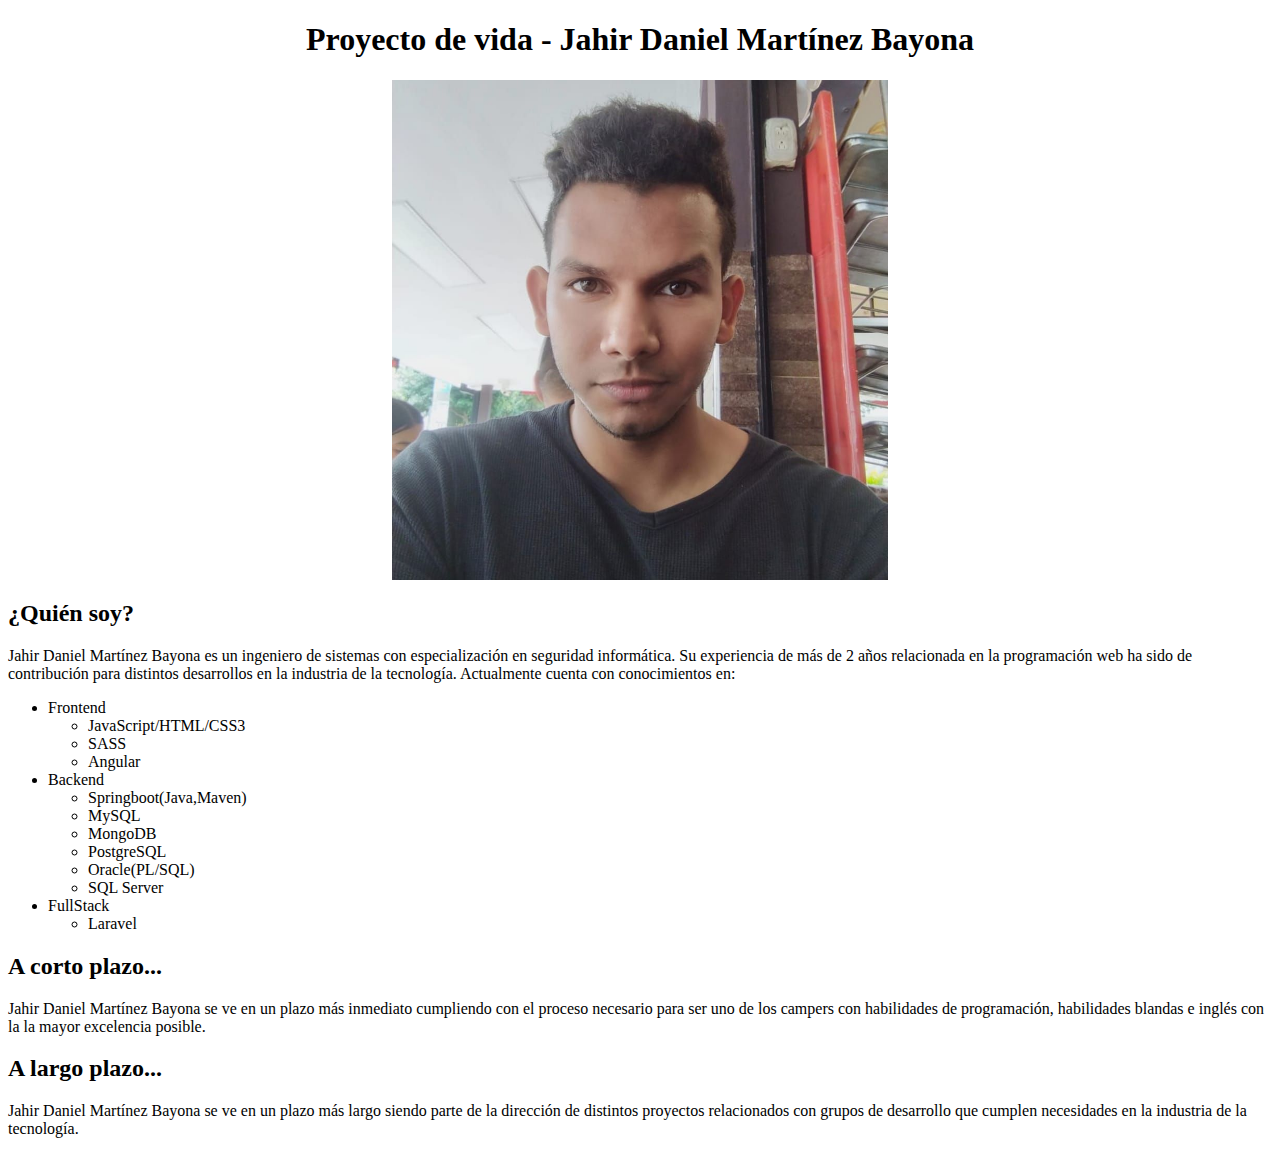
<file: dia1/index.html>
<!DOCTYPE html>
<html lang="en">
<head>
    <meta charset="UTF-8">
    <meta name="viewport" content="width=device-width, initial-scale=1.0">
    <link rel="stylesheet" href="style.css">
    <title>Proyecto de vida - Jahir Martínez Bayona</title>
</head>
<body>
    <div>
        <h1 class="child-elements-project-life">
            Proyecto de vida - Jahir Daniel Martínez Bayona
        </h1>
        <img class="child-elements-project-life"src="img/profile-photo.jpg" alt="">
        <h2 class="child-elements-project-life">¿Quién soy?</h1>
        <p class="child-elements-project-life">
            Jahir Daniel Martínez Bayona es un ingeniero de sistemas 
            con especialización en seguridad informática. 
            Su experiencia de más de 2 años relacionada en la programación web
             ha sido de contribución para distintos 
            desarrollos en la industria de la tecnología. 
            Actualmente cuenta con conocimientos en:
        </p>
        <ul>
            <li>
                Frontend
                <ul>
                <li>JavaScript/HTML/CSS3</li>
                <li>SASS</li>
                <li>Angular</li>
                </ul>
            </li>
            <li>
                Backend
                <ul>
                    <li>Springboot(Java,Maven)</li>
                    <li>MySQL</li>
                    <li>MongoDB</li>
                    <li>PostgreSQL</li>
                    <li>Oracle(PL/SQL)</li>
                    <li>SQL Server</li>
                </ul>
            </li>
            <li>
                FullStack
                <ul>
                    <li>Laravel</li>
                </ul>
            </li>
        </ul>
        <h2 class="child-elements-project-life">
            A corto plazo...
        </h2>
        <p class="child-elements-project-life">
            Jahir Daniel Martínez Bayona se ve en un plazo
            más inmediato cumpliendo con el proceso necesario
            para ser uno de los campers con habilidades de 
            programación, habilidades blandas e inglés con la
            la mayor excelencia posible.
        </p>
        <h2 class="child-elements-project-life">
            A largo plazo...
        </h2>
        <p class="child-elements-project-life">
            Jahir Daniel Martínez Bayona se ve en un plazo
            más largo siendo parte de la dirección de distintos
            proyectos relacionados con grupos de desarrollo que cumplen
            necesidades en la industria de la tecnología.
        </p>
    </div>
</body>
</html>
</file>
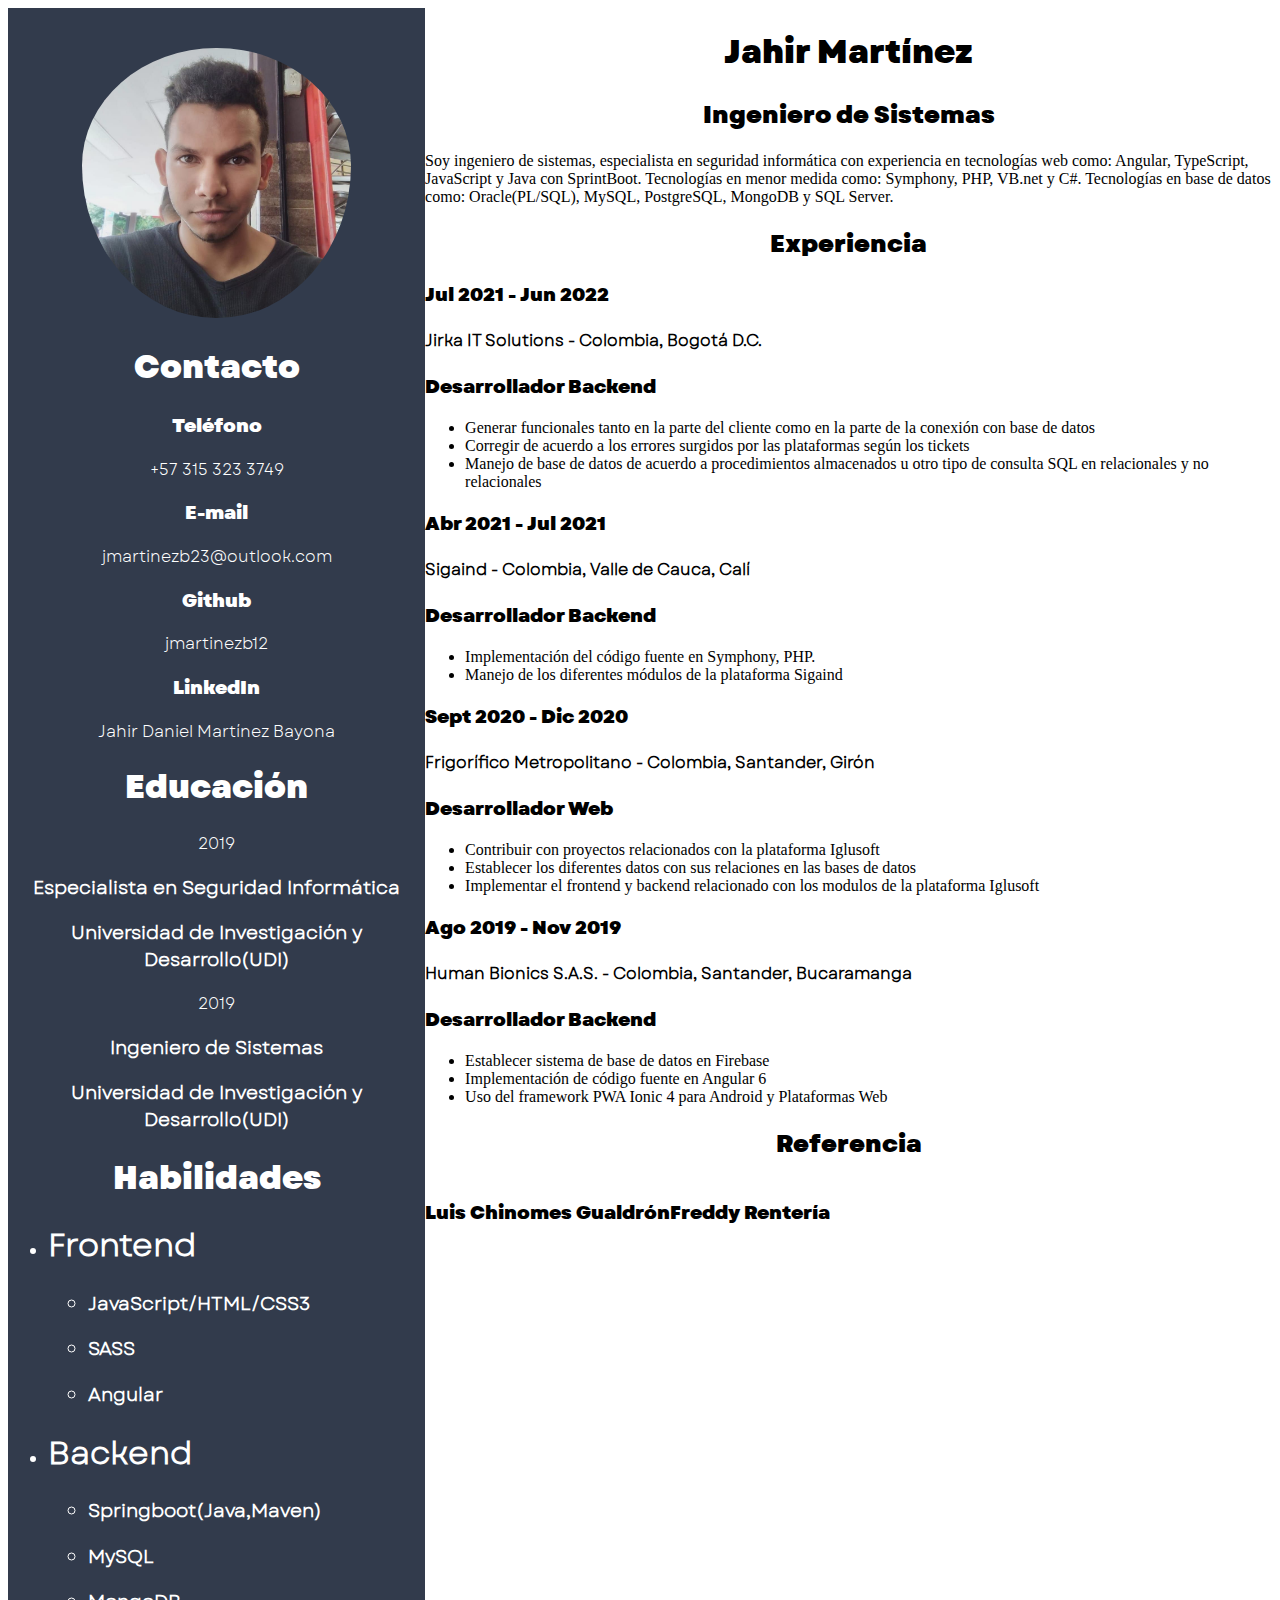
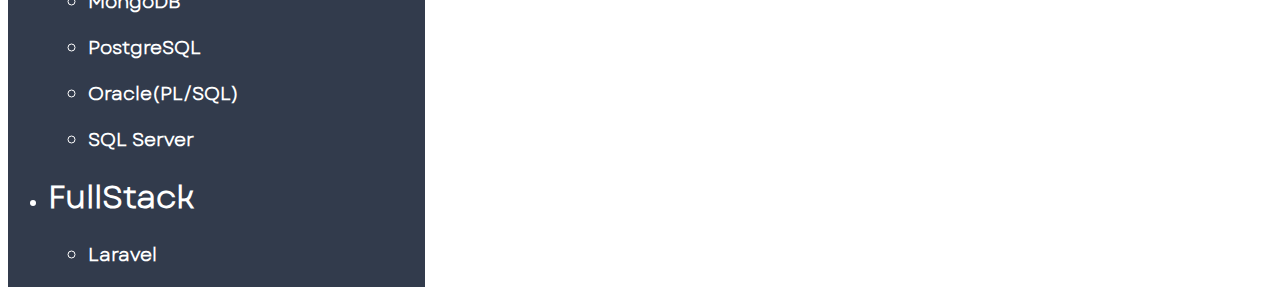
<file: dia2/index.html>
<!DOCTYPE html>
<html lang="es">

<head>
    <meta charset="UTF-8">
    <meta name="viewport" content="width=device-width, initial-scale=1.0">
    <link rel="stylesheet" href="style.css">
    <title>Curriculum vitae - Jahir Martínez Bayona</title>
</head>

<body>
    <div class="container">
        <div id="first-column">
            <img class="child-elements-project-life" src="img/profile-photo.jpg" alt="">
            <h1 class="child-elements-project-life" style="
        /* font-weight: bolder; */
        font-family: 'Garet Bold';
        text-align: center;
    ">Contacto</h1>
            <h3 class="child-elements-project-life" style="
        /* font-weight: bolder; */
        font-family: 'Garet Bold';
        text-align: center;
    ">Teléfono</h3>
            <p class="child-elements-project-life" style="text-align: center;">+57 315 323 3749</p>
            <h3 class="child-elements-project-life" style="
        /* font-weight: bolder; */
        font-family: 'Garet Bold';
        text-align: center;
    ">E-mail</h3>
            <p class="child-elements-project-life" style="text-align: center;">jmartinezb23@outlook.com</p>
            <h3 class="child-elements-project-life" style="
        /* font-weight: bolder; */
        font-family: 'Garet Bold';
        text-align: center;
    ">Github</h3>
            <p class="child-elements-project-life" style="text-align: center;">jmartinezb12</p>
            <h3 class="child-elements-project-life" style="
        /* font-weight: bolder; */
        font-family: 'Garet Bold';
        text-align: center;
    ">LinkedIn</h3>
            <p class="child-elements-project-life" style="text-align: center;">Jahir Daniel Martínez Bayona</p>
            <h1 class="child-elements-project-life" style="
    /* font-weight: bolder; */
    font-family: 'Garet Bold';
    text-align: center;
">Educación</h1>
            <p class="child-elements-project-life" style="text-align: center;">2019</p>
            <h3 class="child-elements-project-life" style="
    /* font-weight: bolder; */
    font-family: 'Garet';
    text-align: center;
">Especialista en Seguridad Informática</h3>
            <h3 class="child-elements-project-life" style="
/* font-weight: bolder; */
font-family: 'Garet';
text-align: center;
">Universidad de Investigación y Desarrollo(UDI)</h3>
            <p class="child-elements-project-life" style="text-align: center;">2019</p>
            <h3 class="child-elements-project-life" style="
/* font-weight: bolder; */
font-family: 'Garet';
text-align: center;
">Ingeniero de Sistemas</h3>
            <h3 class="child-elements-project-life" style="
/* font-weight: bolder; */
font-family: 'Garet';
text-align: center;
">Universidad de Investigación y Desarrollo(UDI)</h3>
            <h1 class="child-elements-project-life" style="
/* font-weight: bolder; */
font-family: 'Garet Bold';
text-align: center;
">Habilidades</h1>
            <ul>
                <li>
                    <h1>Frontend</h1>
                    <ul>
                        <h3>
                            <li>JavaScript/HTML/CSS3</li>
                        </h3>
                        <h3>
                            <li>SASS</li>
                        </h3>
                        <h3>
                            <li>Angular</li>
                        </h3>
                    </ul>
                </li>
                <li>
                    <h1>Backend</h1>
                    <ul>
                        <h3>
                            <li>Springboot(Java,Maven)</li>
                        </h3>
                        <h3>
                            <li>MySQL</li>
                        </h3>
                        <h3>
                            <li>MongoDB</li>
                        </h3>
                        <h3>
                            <li>PostgreSQL</li>
                        </h3>
                        <h3>
                            <li>Oracle(PL/SQL)</li>
                        </h3>
                        <h3>
                            <li>SQL Server</li>
                        </h3>
                    </ul>
                </li>
                <li>
                    <h1>FullStack</h1>
                    <ul>
                        <h3>
                            <li>Laravel</li>
                        </h3>
                    </ul>
                </li>
            </ul>
        </div>
        <div id="second-column">
            <h1 class="child-elements-project-life" style="
            /* font-weight: bolder; */
            font-family: 'Garet Bold';
            text-align: center;
        ">
                Jahir Martínez
            </h1>
            <h2 class="child-elements-project-life" style="
            /* font-weight: bolder; */
            font-family: 'Garet Bold';
            text-align: center;
        ">
                Ingeniero de Sistemas
            </h2>
            <p class="child-elements-project-life">Soy ingeniero de sistemas, especialista en seguridad informática con
                experiencia en tecnologías web como: Angular, TypeScript, JavaScript y Java con SprintBoot. Tecnologías
                en menor medida como: Symphony, PHP, VB.net y C#. Tecnologías en base de datos como: Oracle(PL/SQL),
                MySQL, PostgreSQL, MongoDB y SQL Server.</p>
            <h2 class="child-elements-project-life" style="
            /* font-weight: bolder; */
            font-family: 'Garet Bold';
            text-align: center;
        ">
                Experiencia
            </h2>
            <h3 class="child-elements-project-life" style="
            /* font-weight: bolder; */
            font-family: 'Garet Bold';
            text-align: left;
        ">
                Jul 2021 - Jun 2022
            </h3>
            <h4 class="child-elements-project-life" style="
            /* font-weight: bolder; */
            font-family: 'Garet';
            text-align: left;
        ">
                Jirka IT Solutions - Colombia, Bogotá D.C.
            </h4>
            <h3 class="child-elements-project-life" style="
            /* font-weight: bolder; */
            font-family: 'Garet Bold';
            text-align: left;
        ">
                Desarrollador Backend
            </h3>
            <ul>
                <li>Generar funcionales tanto en la parte del cliente como en la parte de la conexión con base de datos
                </li>
                <li>Corregir de acuerdo a los errores surgidos por las plataformas según los tickets</li>
                <li>Manejo de base de datos de acuerdo a procedimientos almacenados u otro tipo de consulta SQL en
                    relacionales y no relacionales</li>
            </ul>

            <h3 class="child-elements-project-life" style="
            /* font-weight: bolder; */
            font-family: 'Garet Bold';
            text-align: left;
        ">
                Abr 2021 - Jul 2021
            </h3>
            <h4 class="child-elements-project-life" style="
            /* font-weight: bolder; */
            font-family: 'Garet';
            text-align: left;
        ">
                Sigaind - Colombia, Valle de Cauca, Calí
            </h4>
            <h3 class="child-elements-project-life" style="
            /* font-weight: bolder; */
            font-family: 'Garet Bold';
            text-align: left;
        ">
                Desarrollador Backend
            </h3>
            <ul>
                <li>Implementación del código fuente en Symphony, PHP.
                </li>
                <li>Manejo de los diferentes módulos de la plataforma Sigaind</li>
            </ul>

            <h3 class="child-elements-project-life" style="
            /* font-weight: bolder; */
            font-family: 'Garet Bold';
            text-align: left;
        ">
                Sept 2020 - Dic 2020
            </h3>
            <h4 class="child-elements-project-life" style="
            /* font-weight: bolder; */
            font-family: 'Garet';
            text-align: left;
        ">
                Frigorífico Metropolitano - Colombia, Santander, Girón
            </h4>
            <h3 class="child-elements-project-life" style="
            /* font-weight: bolder; */
            font-family: 'Garet Bold';
            text-align: left;
        ">
                Desarrollador Web
            </h3>
            <ul>
                <li>Contribuir con proyectos relacionados con la plataforma Iglusoft
                </li>
                <li>Establecer los diferentes datos con sus relaciones en las bases de datos</li>
                <li>Implementar el frontend y backend relacionado con los modulos de la plataforma Iglusoft</li>
            </ul>

            <h3 class="child-elements-project-life" style="
            /* font-weight: bolder; */
            font-family: 'Garet Bold';
            text-align: left;
        ">
                Ago 2019 - Nov 2019
            </h3>
            <h4 class="child-elements-project-life" style="
            /* font-weight: bolder; */
            font-family: 'Garet';
            text-align: left;
        ">
                Human Bionics S.A.S. - Colombia, Santander, Bucaramanga
            </h4>
            <h3 class="child-elements-project-life" style="
            /* font-weight: bolder; */
            font-family: 'Garet Bold';
            text-align: left;
        ">
                Desarrollador Backend
            </h3>
            <ul>
                <li>Establecer sistema de base de datos en Firebase
                </li>
                <li>Implementación de código fuente en Angular 6</li>
                <li>Uso del framework PWA Ionic 4 para Android y Plataformas Web</li>
            </ul>

            <h2 class="child-elements-project-life" style="
            /* font-weight: bolder; */
            font-family: 'Garet Bold';
            text-align: center;
        ">
                Referencia
            </h2>

            <div class="container">
                <div>
                    <h3 class="child-elements-project-life" style="
            /* font-weight: bolder; */
            font-family: 'Garet Bold';
            text-align: left;
        ">
                Luis Chinomes Gualdrón
            </h3>
                </div>
                <div>
                    <h3 class="child-elements-project-life" style="
            /* font-weight: bolder; */
            font-family: 'Garet Bold';
            text-align: left;
        ">
                Freddy Rentería
            </h3>
                </div>
            </div>
        </div>

    </div>

</body>

</html>
</file>
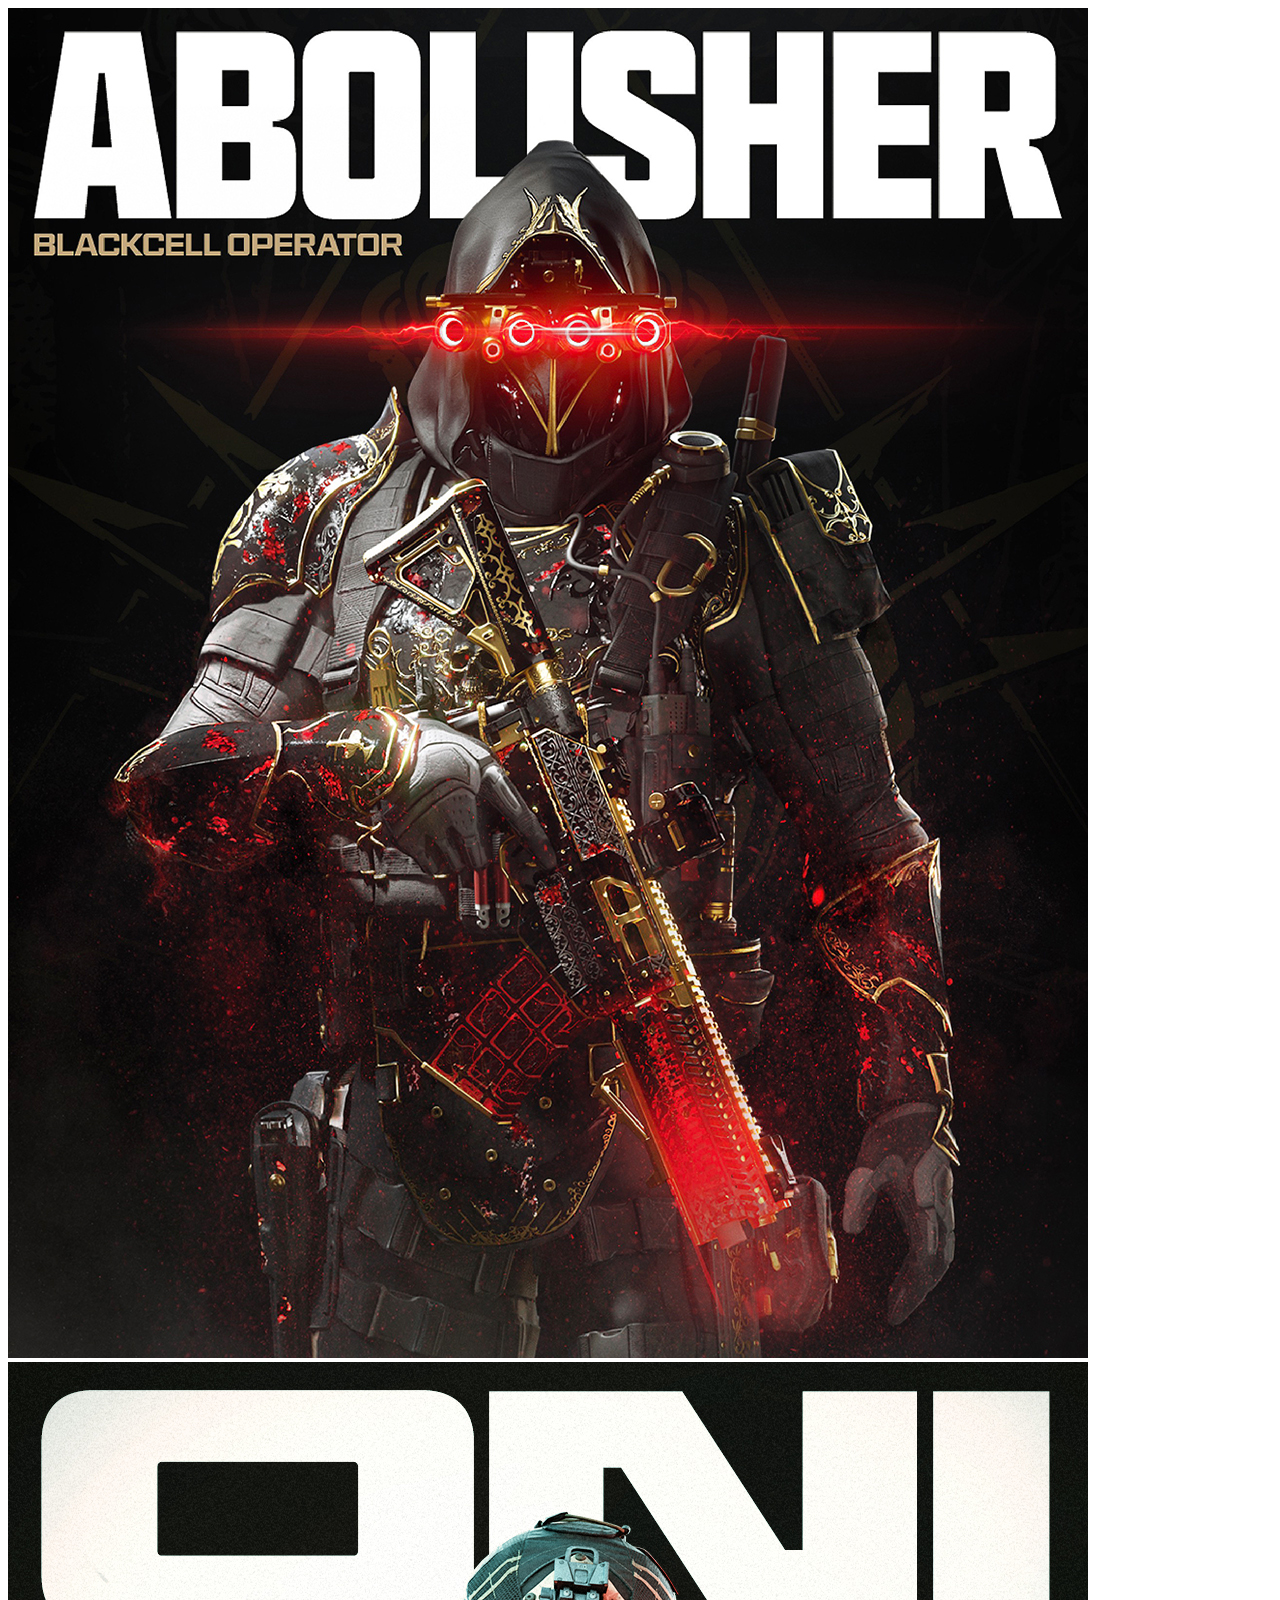
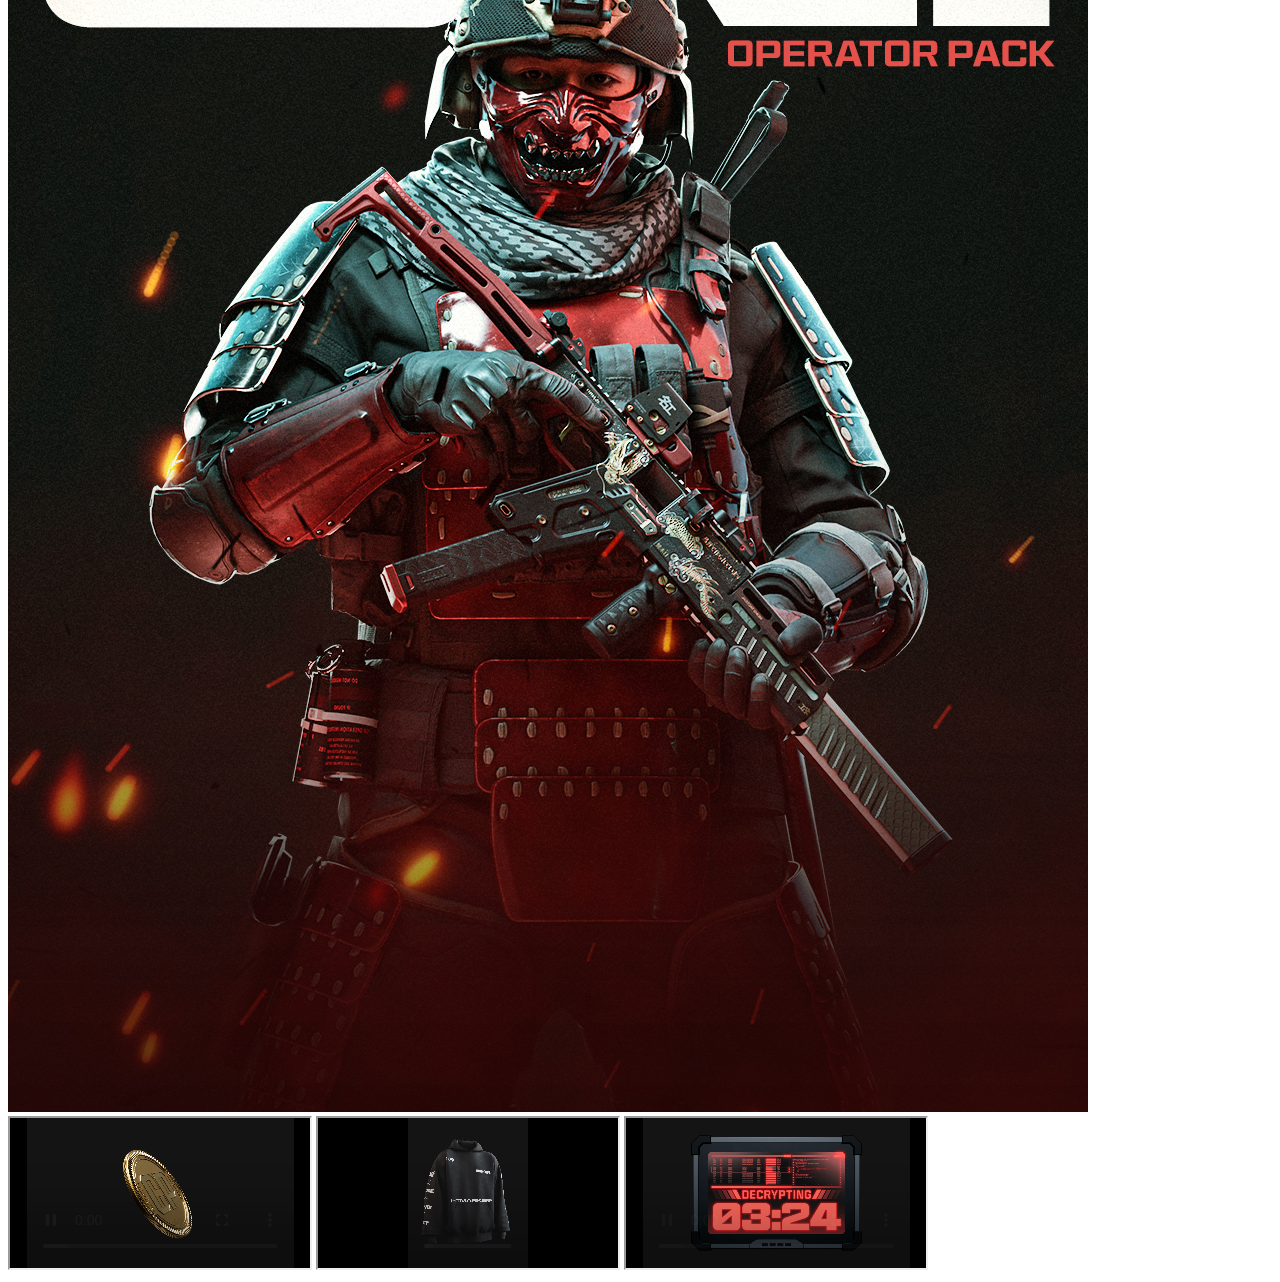
<file: dia4/index.html>
<!DOCTYPE html>
<html lang="en">
<head>
    <meta charset="UTF-8">
    <meta name="viewport" content="width=device-width, initial-scale=1.0">
    <title>Maquetación - Call of Duty</title>
</head>
<body>
    <div class="grid-container">
    <!-- <div style=" max-width: 700px; max-height: 700px;"> -->
        <div class="image-1-grid-1">
            <img src="images/grid_1/COD_CS_ABOLISHER_2.jpg" alt="">
        </div>
        <div class="image-2-grid-1">
            <img src="images/grid_1/COD_CS_ONI-1.jpg" alt="">
        </div>
        <iframe src="media/animation/grid_1/Koto - 01 12 2023 15-58-18 - koto CoD objects coin R2 D1 V2/koto_CoD_objects_coin_R2_D1_V2_FHD_DOWNLOAD.mp4" title="Coin Call of Duty">
        </iframe>
        <iframe src="media/animation/grid_1/Koto - 30 11 2023 18-00-21 - koto CoD caseStudy hoodie final/koto_CoD_caseStudy_hoodie_final_FHD_DOWNLOAD.mp4" title="Coin Call of Duty">
        </iframe>
        <iframe src="media/animation/grid_1/Koto - 30 11 2023 18-00-29 - koto CoD caseStudy tablet final/koto_CoD_caseStudy_tablet_final_FHD_DOWNLOAD.mp4" title="Coin Call of Duty">
        </iframe>
    </div>
    
</body>
</html>
</file>
<file: dia1/style.css>
img{    
    max-width: 500px;
    max-height: 500px;
}

h1.child-elements-project-life {
    text-align: center;
}

.child-elements-project-life{
	display: block;
    height: auto;
    width: auto;
    margin-left: auto;
    margin-right: auto;
}
/* h1{
    text-align: center;
}
#main-title-section{
    position: relative;
    width: 100%;
}

.project-life-base-structure {
    display: block;
}

@media screen and (min-width: 576px) {
    img{
        height: auto;
        width: auto;
        margin: auto;
        max-width: 500px;
        max-height: 500px;
        left: 0;
        right: 0;
        position: absolute;
    }
    
}

#image-profile-section{
    width: max-content;
    position: relative;
    width: 100%;
    height: 576px;
} */
</file>
<file: dia2/style.css>
@font-face {
    font-family: 'Garet'; /*a name to be used later*/
    src: url('fonts/garet/Garet-Book.ttf'); /*URL to font*/
}

@font-face {
    font-family: 'Garet Bold'; /*a name to be used later*/
    src: url('fonts/garet/Garet-Heavy.ttf'); /*URL to font*/
}

img {
    max-width: 270px;
    max-height: 270px;
    border-radius: 75%;
    padding-bottom: 5px;
    padding-top: 40px;
}

.container{
    display: flex;
}

#first-column{
    width: 33%;
    height: 100%;
    background-color: #323B4C;
    color: white;
    font-family: 'Garet';
}

#second-column{
    width: 67%;
    height: 100%;
}

h1.child-elements-project-life {
    text-align: center;
}

.child-elements-project-life{
	display: block;
    height: auto;
    width: auto;
    margin-left: auto;
    margin-right: auto;
}
/* h1{
    text-align: center;
}
#main-title-section{
    position: relative;
    width: 100%;
}

.project-life-base-structure {
    display: block;
}

@media screen and (min-width: 576px) {
    img{
        height: auto;
        width: auto;
        margin: auto;
        max-width: 500px;
        max-height: 500px;
        left: 0;
        right: 0;
        position: absolute;
    }
    
}

#image-profile-section{
    width: max-content;
    position: relative;
    width: 100%;
    height: 576px;
} */
</file>
